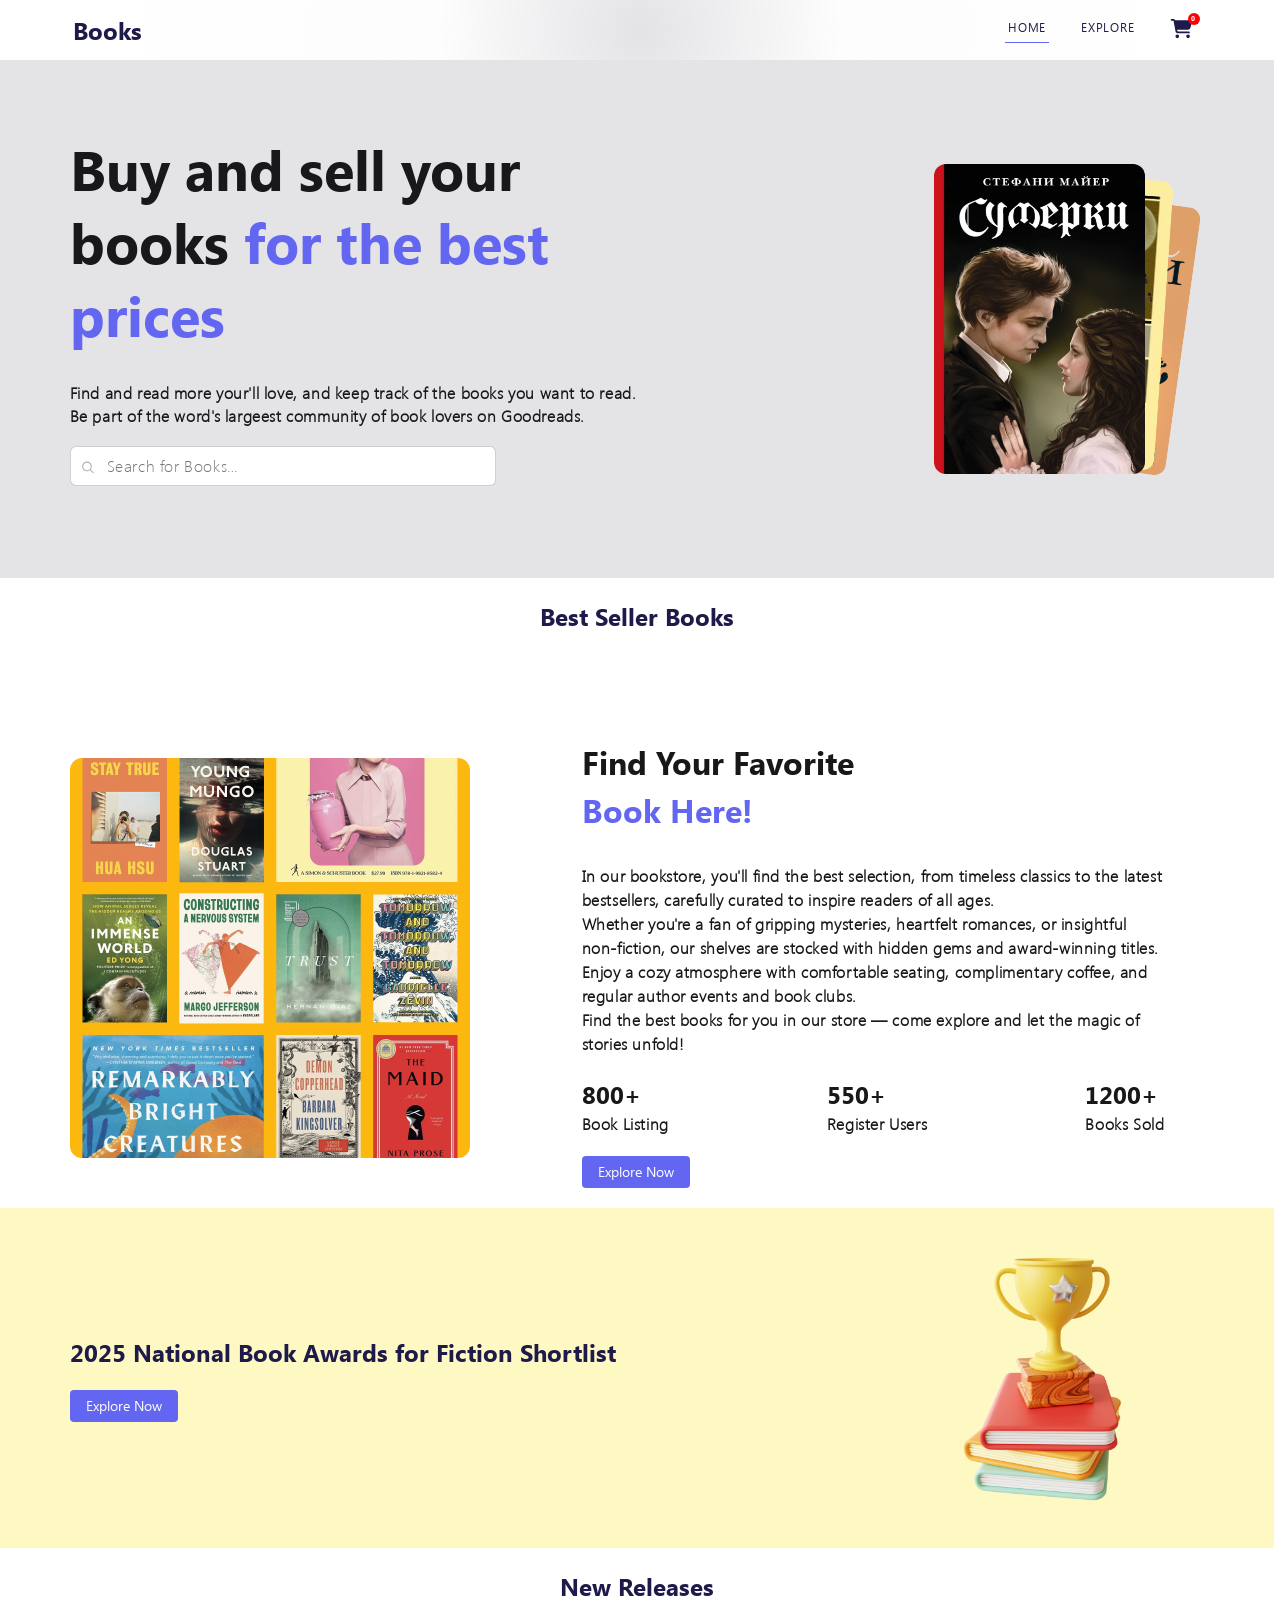
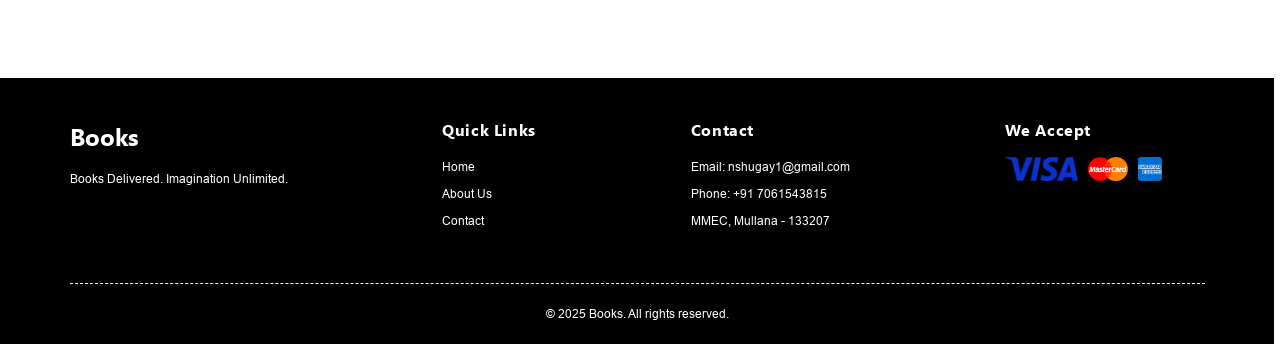
<file: books-shop/index.html>
<!DOCTYPE html>
<html lang="en">
<head>
    <meta charset="UTF-8">
    <meta name="viewport" content="width=device-width, initial-scale=1.0">
    <title>Books Shop</title>
    <link rel="stylesheet" href="main.css">
    <link
    rel="icon"
    type="image/png"
    sizes="16x16"
    href="./assets/img/favicon-16x16.png">
</head>
<body>
    <div class="preloader" id="preloader">
        <img src="./assets/img/spinner.gif" alt="Loading...">
    </div>
    <header class="header main__header" id="header">
        <div class="container header__container">
            <a class="header__logo" href="#home">
                <h3 class="h3">Books</h3>
            </a>
            <div class="burger">
                <span class="burger__line_primary"></span>
                <span class="burger__line_secondary"></span>
            </div>
            <nav class="nav">
                <ul class="nav__list">
                    <li class="nav__item nav__item_active">
                        <a href="#" class="nav__item-link_active">home</a>
                    </li>
                    <li class="nav__item">
                        <a href="./explore.html" class="nav__item-link">explore</a>
                    </li>
                    <li class="nav__item">
                        <a href="#shop" class="nav__item-link">shop</a>
                    </li>
                    <li class="nav__item">
                        <a href="#sell" class="nav__item-link">sell your book</a>
                    </li>
                    <li class="nav__item">
                        <a href="./cart.html" class="nav__item-link">
                            <svg class="cart" width="23" height="21" viewBox="0 0 23 21" fill="none" xmlns="http://www.w3.org/2000/svg">
                                <path d="M0.672485 1.84033C0.672485 1.34167 1.07355 0.940491 1.57207 0.940491H3.27753C4.10215 0.940491 4.83306 1.42041 5.17415 2.14028H20.5795C21.5653 2.14028 22.285 3.07761 22.0263 4.02994L20.4896 9.74018C20.171 10.9175 19.1027 11.7386 17.8845 11.7386H7.07077L7.27318 12.8071C7.35564 13.2308 7.72672 13.5383 8.15777 13.5383H18.964C19.4625 13.5383 19.8636 13.9394 19.8636 14.4381C19.8636 14.9368 19.4625 15.3379 18.964 15.3379H8.15777C6.86087 15.3379 5.74763 14.4156 5.50775 13.1446L3.57364 2.98388C3.5474 2.8414 3.42371 2.74017 3.27753 2.74017H1.57207C1.07355 2.74017 0.672485 2.33899 0.672485 1.84033ZM5.47026 18.3374C5.47026 18.1011 5.5168 17.867 5.60722 17.6487C5.69763 17.4303 5.83016 17.2319 5.99723 17.0648C6.16429 16.8977 6.36263 16.7652 6.58092 16.6747C6.7992 16.5843 7.03316 16.5377 7.26943 16.5377C7.5057 16.5377 7.73966 16.5843 7.95794 16.6747C8.17623 16.7652 8.37456 16.8977 8.54163 17.0648C8.7087 17.2319 8.84123 17.4303 8.93164 17.6487C9.02206 17.867 9.0686 18.1011 9.0686 18.3374C9.0686 18.5737 9.02206 18.8078 8.93164 19.0261C8.84123 19.2445 8.7087 19.4429 8.54163 19.61C8.37456 19.7771 8.17623 19.9096 7.95794 20.0001C7.73966 20.0905 7.5057 20.1371 7.26943 20.1371C7.03316 20.1371 6.7992 20.0905 6.58092 20.0001C6.36263 19.9096 6.16429 19.7771 5.99723 19.61C5.83016 19.4429 5.69763 19.2445 5.60722 19.0261C5.5168 18.8078 5.47026 18.5737 5.47026 18.3374ZM18.0644 16.5377C18.5416 16.5377 18.9992 16.7273 19.3366 17.0648C19.674 17.4023 19.8636 17.8601 19.8636 18.3374C19.8636 18.8147 19.674 19.2725 19.3366 19.61C18.9992 19.9475 18.5416 20.1371 18.0644 20.1371C17.5873 20.1371 17.1296 19.9475 16.7922 19.61C16.4548 19.2725 16.2653 18.8147 16.2653 18.3374C16.2653 17.8601 16.4548 17.4023 16.7922 17.0648C17.1296 16.7273 17.5873 16.5377 18.0644 16.5377Z" fill="#1E1B4B"/>
                            </svg>
                            <div class="circle"><span class="circle__num"></span></div>
                        </a>
                    </li>
                </ul>
            </nav>
        </div>
    </header>
    <main class="main" id="main">
        <!--title-->
        <section class="home section">
            <div class="container home__container">
                <div class="home__title">
                    <h1 class="h1">Buy and sell your <br> books <span class="accent-text">for the best <br> prices</span></h1>
                    <h4 class="h4">
                        Find and read more your'll love, and keep track of the books you want to read.
                        <br>Be part of the word's largeest community of book lovers on Goodreads.
                    </h4>
                    <div class="home__input">
                        <form class="home__input-form" action="#" method="get">
                            <button type="button" class="search" type="submit"  id="search-button">
                                <svg width="12" height="13" viewBox="0 0 12 13" fill="none" xmlns="http://www.w3.org/2000/svg">
                                    <path fill-rule="evenodd" clip-rule="evenodd" d="M8.7292 5.42213C8.7292 7.484 7.05773 9.15547 4.99586 9.15547C2.934 9.15547 1.26253 7.484 1.26253 5.42213C1.26253 3.36026 2.934 1.6888 4.99586 1.6888C7.05773 1.6888 8.7292 3.36026 8.7292 5.42213ZM7.99196 9.17242C7.17081 9.82938 6.12921 10.2221 4.99586 10.2221C2.3449 10.2221 0.195862 8.0731 0.195862 5.42213C0.195862 2.77117 2.3449 0.622131 4.99586 0.622131C7.64683 0.622131 9.79586 2.77117 9.79586 5.42213C9.79586 6.55548 9.40312 7.59708 8.74615 8.41823L11.773 11.445C11.9812 11.6533 11.9812 11.991 11.773 12.1993C11.5647 12.4075 11.227 12.4075 11.0187 12.1993L7.99196 9.17242Z" fill="#000714" fill-opacity="0.624"/>
                                </svg>
                            </button>
                            <input class="h4" type="text" placeholder="Search for Books…" id="search-input">
                        </form>
                    </div>
                </div>
                <div class="home__image">
                   <img class="home__image1" src="./assets/img/home1.jpg" alt="Book Image">
                   <img class="home__image2" src="./assets/img/home2.jpg" alt="Book Image">
                   <img class="home__image3" src="./assets/img/home3.jpg" alt="Book Image">
                </div>
            </div>
        </section>
        <!--slider-->
        <section class="main__carousel carousel section">
            <div class="container carousel__container search__container" style="display:none;">
                <div class="carousel__title">
                    <h3 class="h3">Are you looking for these books?</h3>
                </div>
                <div class="carousel__wrapper">
                    <ul class="carousel__cards" id="searched"></ul>
                </div>
                 <div class="carousel__gradient"></div>               
                
                <!--slider-scope-->
                
                <ul class="carousel__box"></ul>
                </div>
        </section>
        <section class="main__carousel carousel section">
            <div class="container carousel__container">
                <div class="carousel__title">
                    <h3 class="h3">Best Seller Books</h3>
                </div>
                <div class="carousel__wrapper">
                    <ul class="carousel__cards" id="best-seller-books">
                        <!--cards-->
                    </ul> 
                    <div class="carousel__gradient"></div>               
                </div>
                <!--slider-scope-->
                <ul class="carousel__box"></ul>
            </div>
        </section>
        <!--explore-->
        <section class="explore section" id="explore">
            <div class="container explore__container">
            <div class="explore__image"></div>
            <div class="explore__content">
                <h2 class="h2 explore__content-title">Find Your favorite 
                    <span class="accent-text">book here!</span>
                </h2>
                <h4 class="h4">
                    In our bookstore, you'll find the best selection, from timeless classics to the latest bestsellers, carefully curated to inspire readers of all ages. 
                    <br> Whether you're a fan of gripping mysteries, heartfelt romances, or insightful non-fiction, our shelves are stocked with hidden gems and award-winning titles. Enjoy a cozy atmosphere with comfortable seating, complimentary coffee, and regular author events and book clubs.
                    <br> Find the best books for you in our store — come explore and let the magic of stories unfold!
                </h4>
                <div class="explore__content-table">
                    <div class="explore__content-table-item">
                        <p class="num">800<span>+</span></p>
                        <h4 class="h4">Book Listing</h4>
                    </div>
                    <div class="explore__content-table-item">
                        <p class="num">550<span>+</span></p>
                        <h4 class="h4">Register Users</h4>
                    </div>
                    <div class="explore__content-table-item">
                        <p class="num">1200<span>+</span></p>
                        <h4 class="h4">Books Sold</h4>
                    </div>
                </div>
                <button type="button" class="explore__button button">
                    <a href="./explore.html">Explore Now</a>
                </button>    
            </div>
            </div>
        </section>
        <!--awards-->
        <section class="awards" id="awards">
            <div class="container explore__container">
                <div class="awards__content">
                    <div class="awards__content-items">
                        <h3 class="h3">2025 National Book Awards for Fiction Shortlist</h3>
                        <button type="button" class="explore__button button">
                            <a href="./explore.html">Explore Now</a>
                        </button>  
                    </div>
                </div>
                <div class="awards__image"></div>
            </div>
        </section>
        <!--carousel-->
        <section class="main__carousel carousel section">
            <div class="container carousel__container">
                <div class="carousel__title">
                    <h3 class="h3">New Releases</h3>
                </div>
                <div class="carousel__wrapper">
                    <ul class="carousel__cards" id="new-releases">
                        <!--cards-->
                    </ul> 
                    <div class="carousel__gradient"></div>               
                </div>
                <!--slider-scope-->
                <ul class="carousel__box"></ul>
            </div>
        </section>
    </main>
    <footer class="footer" id="footer">
        <div class="footer__container">
            <section class="footer__navigation">
                <div class="footer__navigation-item" id="footer-logo">
                    <h3 class="h3">Books</h3>
                    <p class="h5">Books Delivered. Imagination Unlimited.</p>
                </div>
                <div class="footer__navigation-item" id="quick">
                    <h4 class="h4">Quick Links</h4>
                    <ul class="footer__links">
                        <li class="h5">
                            <a href="#header" class="footer__link">Home</a>
                        </li>
                        <li class="h5">
                            <a href="#header" class="footer__link">About Us</a>
                        </li>
                        <li class="h5">
                            <a href="#contact" class="footer__link">Contact</a>
                        </li>
                    </ul>
                </div>
                <div class="footer__navigation-item" id="contact">
                    <h4 class="h4">Contact</h4>
                    <ul class="footer__links">
                        <li class="h5">
                            <a class="footer__link" href="mailto:nshugay1@gmail.com" target="_blank">Email: nshugay1@gmail.com</a>
                        </li>
                        <li class="h5">
                            <a class="footer__link" href="tel:917061543815" target="_blank">Phone: +91 7061543815</a>
                        </li>
                        <li class="h5">
                            <a class="footer__link" href="https://www.google.by/maps/search/magic+forest/@50.0209795,18.3476421,6z/data=!3m1!4b1?entry=ttu&g_ep=EgoyMDI0MTEwNi4wIKXMDSoASAFQAw%3D%3D" target="_blank">MMEC, Mullana - 133207</a>
                        </li>
                    </ul>
                </div>
                <div class="footer__navigation-item" id="bank">
                    <h4 class="h4">We Accept</h4>
                    <ul class="footer__images">
                        <li class="bank1"></li>
                        <li class="bank2"></li>
                        <li class="bank3"></li>
                    </ul>
                </div>
            </section>
            <div class="footer__area">
                <p class="h5">© 2025 Books. All rights reserved.</p>
            </div>
        </div>
    </footer>
    <script type="module" src="script.js"></script>
</body>
</html>
</file>
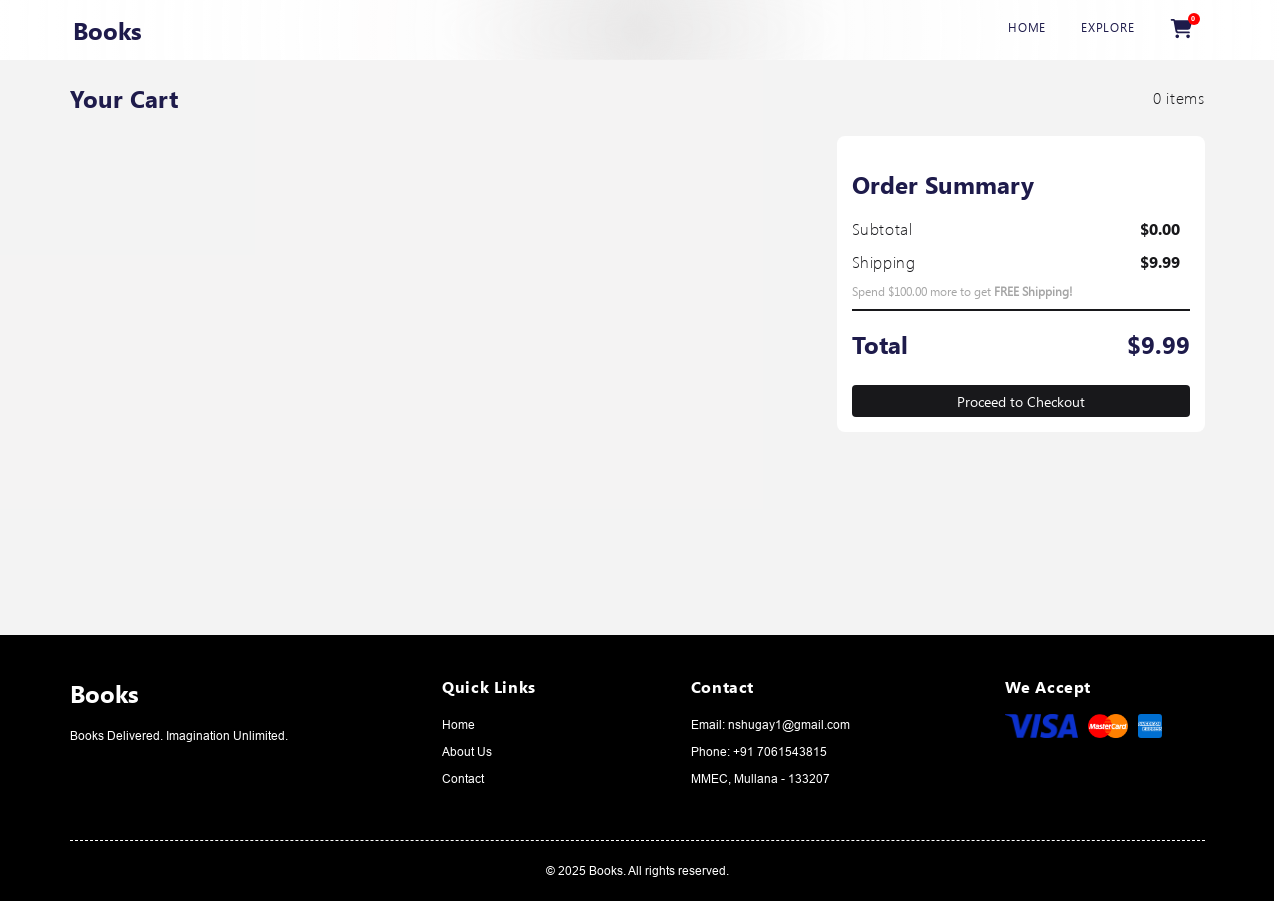
<file: books-shop/cart.html>
<!DOCTYPE html>
<html lang="en">
<head>
    <meta charset="UTF-8">
    <meta name="viewport" content="width=device-width, initial-scale=1.0">
    <title>Books Shop | To order</title>
    <link rel="stylesheet" href="main.css">
    <link
    rel="icon"
    type="image/png"
    sizes="16x16"
    href="./assets/img/favicon-16x16.png">
</head>
<body>
    <div class="preloader" id="preloader">
        <img src="./assets/img/spinner.gif" alt="Loading...">
    </div>
    
    <header class="header cart__header" id="header">
        <div class="container header__container">
            <a class="header__logo" href="./index.html">
                <h3 class="h3">Books</h3>
            </a>
            <div class="burger">
                <span class="burger__line_primary"></span>
                <span class="burger__line_secondary"></span>
            </div>
            <nav class="nav">
                <ul class="nav__list">
                    <li class="nav__item">
                        <a href="./index.html" class="nav__item-link">home</a>
                    </li>
                    <li class="nav__item">
                        <a href="./explore.html" class="nav__item-link">explore</a>
                    </li>
                    <li class="nav__item">
                        <a href="#shop" class="nav__item-link">shop</a>
                    </li>
                    <li class="nav__item">
                        <a href="#sell" class="nav__item-link">sell your book</a>
                    </li>
                    <li class="nav__item">
                        <a href="./cart.html" class="nav__item-link_active">
                            <svg class="cart" width="23" height="21" viewBox="0 0 23 21" fill="none" xmlns="http://www.w3.org/2000/svg">
                                <path d="M0.672485 1.84033C0.672485 1.34167 1.07355 0.940491 1.57207 0.940491H3.27753C4.10215 0.940491 4.83306 1.42041 5.17415 2.14028H20.5795C21.5653 2.14028 22.285 3.07761 22.0263 4.02994L20.4896 9.74018C20.171 10.9175 19.1027 11.7386 17.8845 11.7386H7.07077L7.27318 12.8071C7.35564 13.2308 7.72672 13.5383 8.15777 13.5383H18.964C19.4625 13.5383 19.8636 13.9394 19.8636 14.4381C19.8636 14.9368 19.4625 15.3379 18.964 15.3379H8.15777C6.86087 15.3379 5.74763 14.4156 5.50775 13.1446L3.57364 2.98388C3.5474 2.8414 3.42371 2.74017 3.27753 2.74017H1.57207C1.07355 2.74017 0.672485 2.33899 0.672485 1.84033ZM5.47026 18.3374C5.47026 18.1011 5.5168 17.867 5.60722 17.6487C5.69763 17.4303 5.83016 17.2319 5.99723 17.0648C6.16429 16.8977 6.36263 16.7652 6.58092 16.6747C6.7992 16.5843 7.03316 16.5377 7.26943 16.5377C7.5057 16.5377 7.73966 16.5843 7.95794 16.6747C8.17623 16.7652 8.37456 16.8977 8.54163 17.0648C8.7087 17.2319 8.84123 17.4303 8.93164 17.6487C9.02206 17.867 9.0686 18.1011 9.0686 18.3374C9.0686 18.5737 9.02206 18.8078 8.93164 19.0261C8.84123 19.2445 8.7087 19.4429 8.54163 19.61C8.37456 19.7771 8.17623 19.9096 7.95794 20.0001C7.73966 20.0905 7.5057 20.1371 7.26943 20.1371C7.03316 20.1371 6.7992 20.0905 6.58092 20.0001C6.36263 19.9096 6.16429 19.7771 5.99723 19.61C5.83016 19.4429 5.69763 19.2445 5.60722 19.0261C5.5168 18.8078 5.47026 18.5737 5.47026 18.3374ZM18.0644 16.5377C18.5416 16.5377 18.9992 16.7273 19.3366 17.0648C19.674 17.4023 19.8636 17.8601 19.8636 18.3374C19.8636 18.8147 19.674 19.2725 19.3366 19.61C18.9992 19.9475 18.5416 20.1371 18.0644 20.1371C17.5873 20.1371 17.1296 19.9475 16.7922 19.61C16.4548 19.2725 16.2653 18.8147 16.2653 18.3374C16.2653 17.8601 16.4548 17.4023 16.7922 17.0648C17.1296 16.7273 17.5873 16.5377 18.0644 16.5377Z" fill="#1E1B4B"/>
                            </svg>
                            <div class="circle"><span class="circle__num"></span></div>
                        </a>
                    </li>
                </ul>
            </nav>
        </div>
    </header>
    
    <main class="cart__main">
        <div class="container explore__container">
            <div class="cart__content">
                <section class="cart__aside">
                <h3 class="h3">Your Cart</h3>
                <p class="h4 items"></p>
            </section>

            <section class="summary">
                <ul class="cart__list"></ul>
                <div class="summary__wrapper">
                    <h3 class="h3">Order Summary</h3>
                    <div class="suumary-items__wrapper">
                        <p class="h4">Subtotal</p>
                        <span class="cart__price subtotal">$</span>
                    </div>
                    <div class="suumary-items__wrapper">
                        <p class="h4">Shipping</p>
                        <span class="cart__price shipping">$</span>
                    </div>
                    <p class="order__book-author-name">Spend <span id="free-shipping-value">$100.00</span> more to get <b>FREE Shipping!</b> </p>
                    <div class="total__wrapper">
                        <h3 class="h3">Total</h3>
                        <h3 class="h3 total__price total">$8</h3>
                    </div>
                    <button type="submit" class="cart__button button">
                        Proceed to Checkout
                    </button>     
                </div>
            </section>
            </div>
        </div>
    </main>
    <footer class="footer" id="footer">
        <div class="footer__container">
            <section class="footer__navigation">
                <div class="footer__navigation-item" id="footer-logo">
                    <h3 class="h3">Books</h3>
                    <p class="h5">Books Delivered. Imagination Unlimited.</p>
                </div>
                <div class="footer__navigation-item" id="quick">
                    <h4 class="h4">Quick Links</h4>
                    <ul class="footer__links">
                        <li class="h5">
                            <a href="./index.html" class="footer__link">Home</a>
                        </li>
                        <li class="h5">
                            <a href="./index.html" class="footer__link">About Us</a>
                        </li>
                        <li class="h5">
                            <a href="#contact" class="footer__link">Contact</a>
                        </li>
                    </ul>
                </div>
                <div class="footer__navigation-item" id="contact">
                    <h4 class="h4">Contact</h4>
                    <ul class="footer__links">
                        <li class="h5">
                            <a class="footer__link" href="mailto:nshugay1@gmail.com" target="_blank">Email: nshugay1@gmail.com</a>
                        </li>
                        <li class="h5">
                            <a class="footer__link" href="tel:917061543815" target="_blank">Phone: +91 7061543815</a>
                        </li>
                        <li class="h5">
                            <a class="footer__link" href="https://www.google.by/maps/search/magic+forest/@50.0209795,18.3476421,6z/data=!3m1!4b1?entry=ttu&g_ep=EgoyMDI0MTEwNi4wIKXMDSoASAFQAw%3D%3D" target="_blank">MMEC, Mullana - 133207</a>
                        </li>
                    </ul>
                </div>
                <div class="footer__navigation-item" id="bank">
                    <h4 class="h4">We Accept</h4>
                    <ul class="footer__images">
                        <li class="bank1"></li>
                        <li class="bank2"></li>
                        <li class="bank3"></li>
                    </ul>
                </div>
            </section>
        <div class="footer__area">
                <p class="h5">© 2025 Books. All rights reserved.</p>
            </div>
        </div>
    </footer>
    <script type="module" src="script.js"></script>
</body>
</html>
</file>
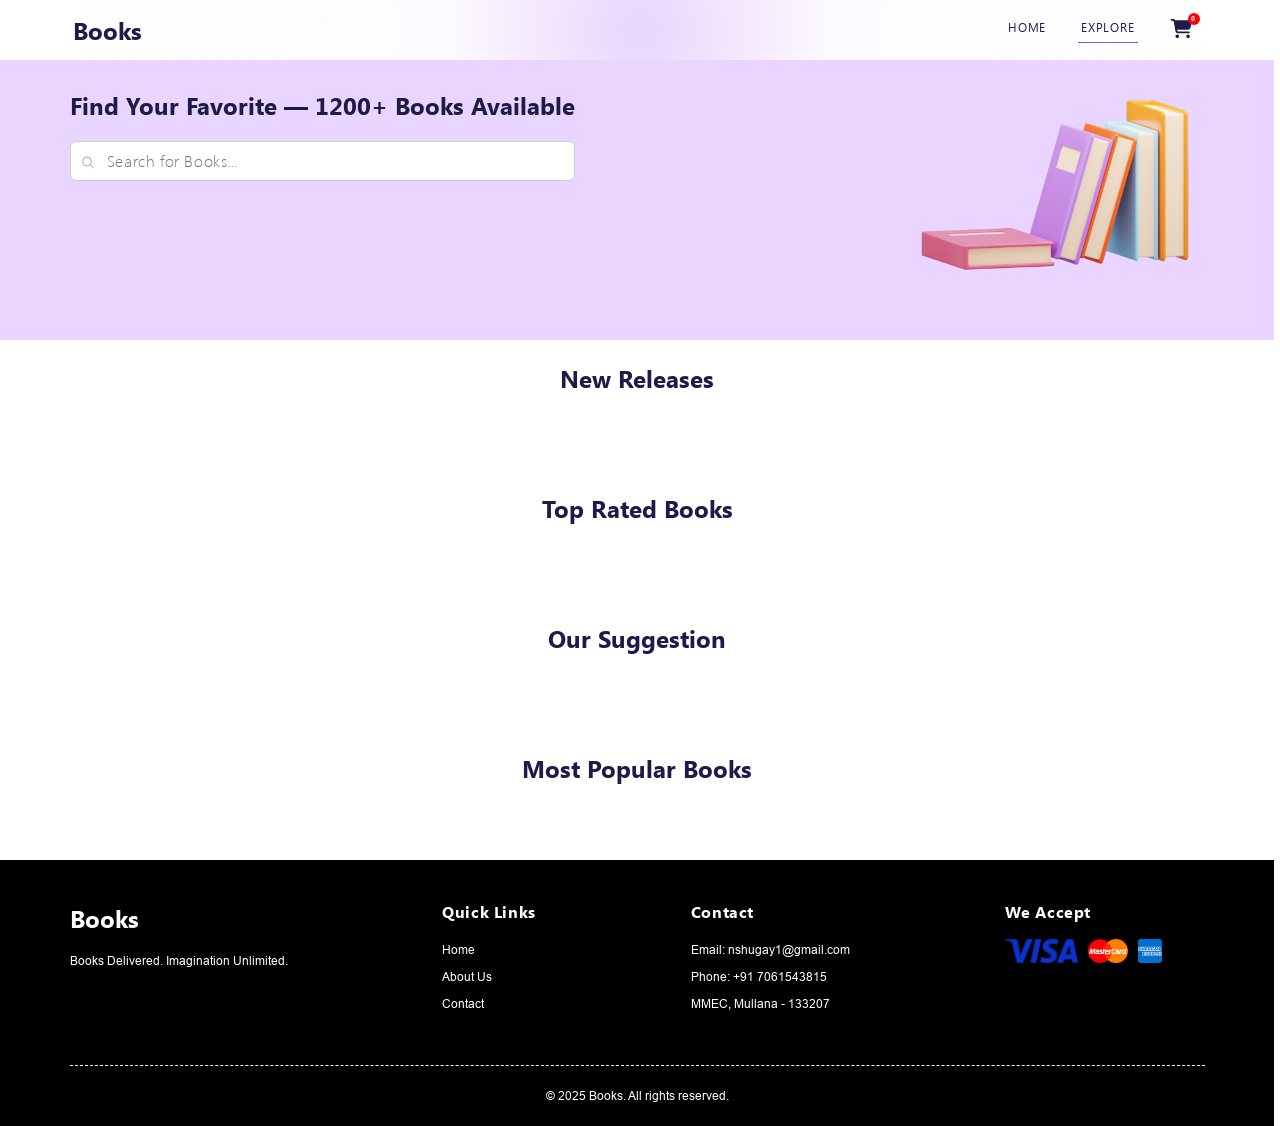
<file: books-shop/explore.html>
<!DOCTYPE html>
<html lang="en">
<head>
    <meta charset="UTF-8">
    <meta name="viewport" content="width=device-width, initial-scale=1.0">
    <title>Books Shop | Store</title>
    <link rel="stylesheet" href="main.css">
    <link
    rel="icon"
    type="image/png"
    sizes="16x16"
    href="./assets/img/favicon-16x16.png">
</head>
<body>
    <div class="preloader" id="preloader">
        <img src="./assets/img/spinner.gif" alt="Loading...">
    </div>
    <header class="header explore__header" id="header">
        <div class="container header__container">
            <a class="header__logo" href="./index.html">
                <h3 class="h3">Books</h3>
            </a>
            <div class="burger">
                <span class="burger__line_primary"></span>
                <span class="burger__line_secondary"></span>
            </div>
            <nav class="nav">
                <ul class="nav__list">
                    <li class="nav__item">
                        <a href="./index.html" class="nav__item-link">home</a>
                    </li>
                    <li class="nav__item nav__item_active">
                        <a href="#" class="nav__item-link_active">explore</a>
                    </li>
                    <li class="nav__item">
                        <a href="#shop" class="nav__item-link">shop</a>
                    </li>
                    <li class="nav__item">
                        <a href="#sell" class="nav__item-link">sell your book</a>
                    </li>
                    <li class="nav__item">
                        <a href="./cart.html" class="nav__item-link">
                            <svg class="cart" width="23" height="21" viewBox="0 0 23 21" fill="none" xmlns="http://www.w3.org/2000/svg">
                                <path d="M0.672485 1.84033C0.672485 1.34167 1.07355 0.940491 1.57207 0.940491H3.27753C4.10215 0.940491 4.83306 1.42041 5.17415 2.14028H20.5795C21.5653 2.14028 22.285 3.07761 22.0263 4.02994L20.4896 9.74018C20.171 10.9175 19.1027 11.7386 17.8845 11.7386H7.07077L7.27318 12.8071C7.35564 13.2308 7.72672 13.5383 8.15777 13.5383H18.964C19.4625 13.5383 19.8636 13.9394 19.8636 14.4381C19.8636 14.9368 19.4625 15.3379 18.964 15.3379H8.15777C6.86087 15.3379 5.74763 14.4156 5.50775 13.1446L3.57364 2.98388C3.5474 2.8414 3.42371 2.74017 3.27753 2.74017H1.57207C1.07355 2.74017 0.672485 2.33899 0.672485 1.84033ZM5.47026 18.3374C5.47026 18.1011 5.5168 17.867 5.60722 17.6487C5.69763 17.4303 5.83016 17.2319 5.99723 17.0648C6.16429 16.8977 6.36263 16.7652 6.58092 16.6747C6.7992 16.5843 7.03316 16.5377 7.26943 16.5377C7.5057 16.5377 7.73966 16.5843 7.95794 16.6747C8.17623 16.7652 8.37456 16.8977 8.54163 17.0648C8.7087 17.2319 8.84123 17.4303 8.93164 17.6487C9.02206 17.867 9.0686 18.1011 9.0686 18.3374C9.0686 18.5737 9.02206 18.8078 8.93164 19.0261C8.84123 19.2445 8.7087 19.4429 8.54163 19.61C8.37456 19.7771 8.17623 19.9096 7.95794 20.0001C7.73966 20.0905 7.5057 20.1371 7.26943 20.1371C7.03316 20.1371 6.7992 20.0905 6.58092 20.0001C6.36263 19.9096 6.16429 19.7771 5.99723 19.61C5.83016 19.4429 5.69763 19.2445 5.60722 19.0261C5.5168 18.8078 5.47026 18.5737 5.47026 18.3374ZM18.0644 16.5377C18.5416 16.5377 18.9992 16.7273 19.3366 17.0648C19.674 17.4023 19.8636 17.8601 19.8636 18.3374C19.8636 18.8147 19.674 19.2725 19.3366 19.61C18.9992 19.9475 18.5416 20.1371 18.0644 20.1371C17.5873 20.1371 17.1296 19.9475 16.7922 19.61C16.4548 19.2725 16.2653 18.8147 16.2653 18.3374C16.2653 17.8601 16.4548 17.4023 16.7922 17.0648C17.1296 16.7273 17.5873 16.5377 18.0644 16.5377Z" fill="#1E1B4B"/>
                            </svg>
                            <div class="circle"><span class="circle__num"></span></div>
                        </a>
                    </li>
                </ul>
            </nav>
        </div>
    </header>
    <main class="main" id="main">
        <section class="find">
           <div class="container find__container">
                <div class="find__content">
                    <div class="find__content-items">
                        <h3 class="h3">Find Your Favorite — 1200+ Books Available</h3>

                        <div class="find__input">
                            <form class="find__input-form" action="#" method="get">
                                <button class="search" type="submit">
                                    <svg width="12" height="13" viewBox="0 0 12 13" fill="none" xmlns="http://www.w3.org/2000/svg">
                                        <path fill-rule="evenodd" clip-rule="evenodd" d="M8.7292 5.42213C8.7292 7.484 7.05773 9.15547 4.99586 9.15547C2.934 9.15547 1.26253 7.484 1.26253 5.42213C1.26253 3.36026 2.934 1.6888 4.99586 1.6888C7.05773 1.6888 8.7292 3.36026 8.7292 5.42213ZM7.99196 9.17242C7.17081 9.82938 6.12921 10.2221 4.99586 10.2221C2.3449 10.2221 0.195862 8.0731 0.195862 5.42213C0.195862 2.77117 2.3449 0.622131 4.99586 0.622131C7.64683 0.622131 9.79586 2.77117 9.79586 5.42213C9.79586 6.55548 9.40312 7.59708 8.74615 8.41823L11.773 11.445C11.9812 11.6533 11.9812 11.991 11.773 12.1993C11.5647 12.4075 11.227 12.4075 11.0187 12.1993L7.99196 9.17242Z" fill="#000714" fill-opacity="0.624"/>
                                    </svg>
                                </button>
                                <input class="h4" type="text" placeholder="Search for Books…" id="search-input">
                            </form>
                        </div>
                    </div>
                </div>
                <div class="find__image"></div>
            </div>
        </section>
<!--0-->
        <section class="main__carousel carousel section">
            <div class="container carousel__container search__container" style="display:none;">
                <div class="carousel__title">
                    <h3 class="h3">Are you looking for these books?</h3>
                </div>
                <div class="carousel__wrapper">
                    <ul class="carousel__cards" id="searched"></ul>
                </div>
                 <div class="carousel__gradient"></div>               
                 <!--slider-scope-->
                <ul class="carousel__box"></ul>
                </div>
        </section>
<!--1-->
        <section class="main__carousel carousel section">
            <div class="container carousel__container">
                <div class="carousel__title">
                    <h3 class="h3">New Releases</h3>
                </div>
                <div class="carousel__wrapper">
                    <ul class="carousel__cards" id="new-releases"></ul> 
                    <div class="carousel__gradient"></div>               
                </div>
                <!--slider-scope-->
                <ul class="carousel__box"></ul>
            </div>
        </section>
<!--2-->
        <section class="main__carousel carousel section">
            <div class="container carousel__container">
                <div class="carousel__title">
                    <h3 class="h3">Top Rated Books</h3>
                </div>
                <div class="carousel__wrapper">
                    <ul class="carousel__cards" id="top-rated">
                        <!--cards-->
                        
                        
                        
                        
                        
                    </ul> 
                    <div class="carousel__gradient"></div>               
                </div>
                <!--slider-scope-->
                <ul class="carousel__box"></ul>
            </div>
        </section>
<!--3-->
        <section class="main__carousel carousel section">
            <div class="container carousel__container">
                <div class="carousel__title">
                    <h3 class="h3">Our Suggestion</h3>
                </div>
                <div class="carousel__wrapper">
                    <ul class="carousel__cards" id="our-suggestion"></ul> 
                    <div class="carousel__gradient"></div>               
                </div>
                <!--slider-scope-->
                <ul class="carousel__box"></ul>
            </div>
        </section>
<!--4-->
        <section class="main__carousel carousel section">
            <div class="container carousel__container">
                <div class="carousel__title">
                    <h3 class="h3">Most Popular Books</h3>
                </div>
                <div class="carousel__wrapper">
                    <ul class="carousel__cards" id="most-popular"></ul> 
                    <div class="carousel__gradient"></div>               
                </div>
                <!--slider-scope-->
                <ul class="carousel__box"></ul>
            </div>
        </section>
    </main>
    <footer class="footer" id="footer">
        <div class="footer__container">
            <section class="footer__navigation">
                <div class="footer__navigation-item" id="footer-logo">
                    <h3 class="h3">Books</h3>
                    <p class="h5">Books Delivered. Imagination Unlimited.</p>
                </div>
                <div class="footer__navigation-item" id="quick">
                    <h4 class="h4">Quick Links</h4>
                    <ul class="footer__links">
                        <li class="h5">
                            <a href="./index.html" class="footer__link">Home</a>
                        </li>
                        <li class="h5">
                            <a href="./index.html" class="footer__link">About Us</a>
                        </li>
                        <li class="h5">
                            <a href="#contact" class="footer__link">Contact</a>
                        </li>
                    </ul>
                </div>
                <div class="footer__navigation-item" id="contact">
                    <h4 class="h4">Contact</h4>
                    <ul class="footer__links">
                        <li class="h5">
                            <a class="footer__link" href="mailto:nshugay1@gmail.com" target="_blank">Email: nshugay1@gmail.com</a>
                        </li>
                        <li class="h5">
                            <a class="footer__link" href="tel:917061543815" target="_blank">Phone: +91 7061543815</a>
                        </li>
                        <li class="h5">
                            <a class="footer__link" href="https://www.google.by/maps/search/magic+forest/@50.0209795,18.3476421,6z/data=!3m1!4b1?entry=ttu&g_ep=EgoyMDI0MTEwNi4wIKXMDSoASAFQAw%3D%3D" target="_blank">MMEC, Mullana - 133207</a>
                        </li>
                    </ul>
                </div>
                <div class="footer__navigation-item" id="bank">
                    <h4 class="h4">We Accept</h4>
                    <ul class="footer__images">
                        <li class="bank1"></li>
                        <li class="bank2"></li>
                        <li class="bank3"></li>
                    </ul>
                </div>
            </section>
            <div class="footer__area">
                <p class="h5">© 2025 Books. All rights reserved.</p>
            </div>
        </div>
    </footer>
    <script type="module" src="script.js"></script>
</body>
</html>
</file>
<file: books-shop/main.css>
@import url(./styles/_normalize.css);
@import url(./styles/_fonts.css);
@import url(./styles/_utils.css);
@import url(./styles/_variables.css);
@import url(./styles/_header.css);
@import url(./styles/_buttons.css);
@import url(./styles/_inputs.css);
@import url(./styles/_containers.css);
@import url(./styles/_home.css);
@import url(./styles/_globals.css);
@import url(./styles/_carousel.css);
@import url(./styles/_cards.css);
@import url(./styles/_explore.css);
@import url(./styles/_awards.css);
@import url(./styles/_footer.css);
@import url(./styles/_findexplore.css);
@import url(./styles/_cart.css);
@import url(./styles/_burger.css);
@import url(./styles/_media.css);
</file>
